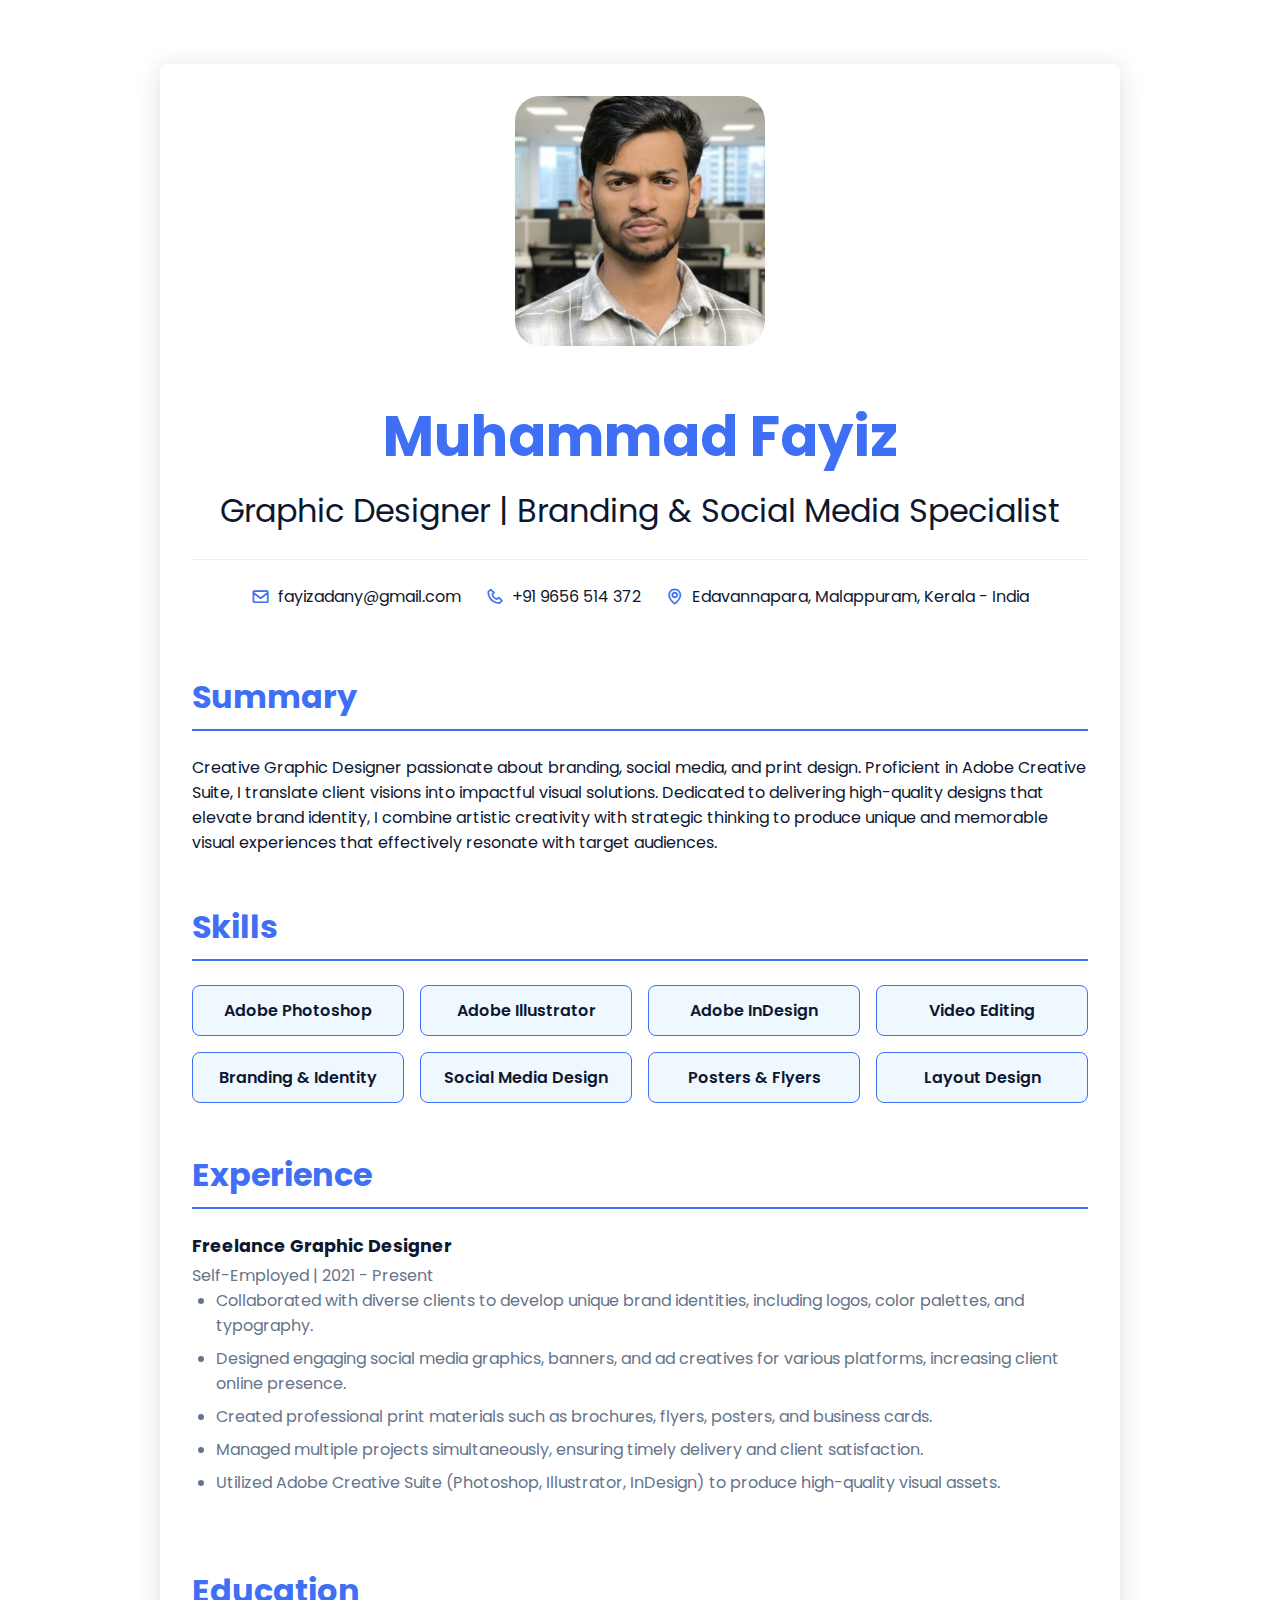
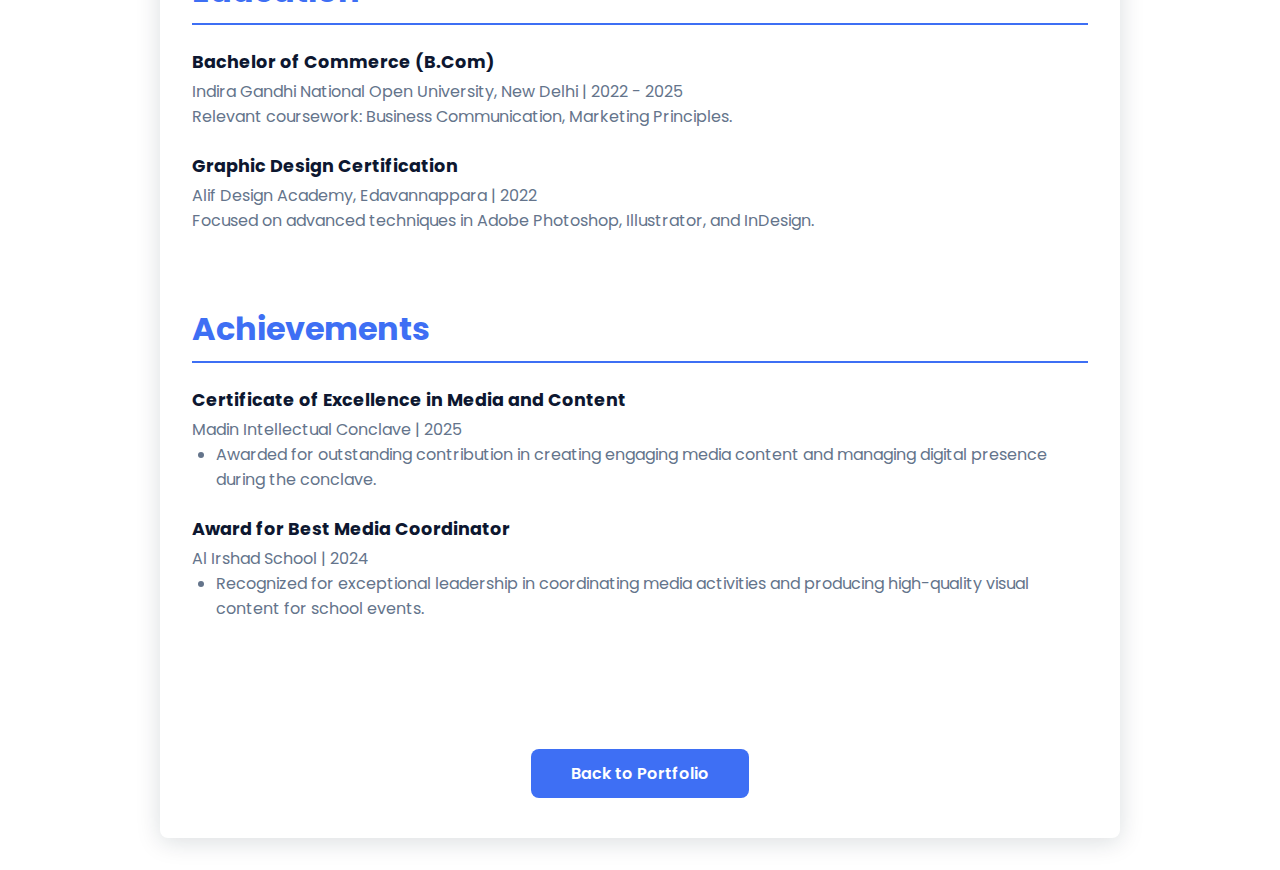
<file: profile.html>
<!DOCTYPE html>
<html lang="en">
<head>
    <meta charset="UTF-8">
    <meta name="viewport" content="width=device-width, initial-scale=1.0">
    <title>Muhammad Fayiz - Profile/CV</title>
    <link rel="stylesheet" href="assets/css/styles.css">
    <!-- BOX ICONS -->
    <link href="https://cdn.jsdelivr.net/npm/boxicons@2.0.5/css/boxicons.min.css" rel="stylesheet">
    <!-- FONT AWESOME -->
    <link rel="stylesheet" href="https://cdnjs.cloudflare.com/ajax/libs/font-awesome/6.5.0/css/all.min.css">
    <style>
        /* Custom styles for profile page */
        .profile__container {
            max-width: 960px;
            margin: 4rem auto 2rem;
            padding: 2rem;
            background-color: #fff;
            box-shadow: 0 4px 25px rgba(14, 36, 49, 0.15);
            border-radius: .5rem;
        }
        .profile__header {
            text-align: center;
            margin-bottom: 2rem;
        }
        .profile__header h1 {
            font-size: var(--big-font-size);
            color: var(--first-color);
            margin-bottom: .5rem;
        }
        .profile__header p {
            font-size: var(--h2-font-size);
            color: var(--second-color);
        }
        .profile__contact-info {
            display: flex;
            justify-content: center;
            flex-wrap: wrap;
            gap: 1.5rem;
            margin-top: 1.5rem;
            margin-bottom: 2rem;
            border-top: 1px solid #eee;
            padding-top: 1.5rem;
        }
        .profile__contact-item {
            display: flex;
            align-items: center;
            color: var(--second-color);
            text-decoration: none; /* Ensure links don't have underlines */
        }
        .profile__contact-item i {
            font-size: 1.2rem;
            margin-right: .5rem;
            color: var(--first-color);
        }
        .profile__section {
            margin-bottom: 3rem;
        }
        .profile__picture {
            width: 250px; /* Adjust size as needed */
            height: 250px;
            border-radius: 10%; /* Make it circular */
            object-fit: cover; /* Ensure image covers the area */
            display: block; /* Make it a block element to apply auto margins */
            margin: 0 auto 3rem auto; /* Center horizontally and add space below */
        }
        .profile__section-title {
            font-size: var(--h2-font-size);
            color: var(--first-color);
            margin-bottom: 1.5rem;
            border-bottom: 2px solid var(--first-color);
            padding-bottom: .5rem;
        }
        .profile__item {
            margin-bottom: 1.5rem;
        }
        .profile__item h3 {
            font-size: 1.1rem;
            color: var(--second-color);
            margin-bottom: .25rem;
        }
        .profile__item p {
            font-size: var(--normal-font-size);
            color: #64748b;
        }
        .profile__item ul {
            list-style: disc;
            margin-left: 1.5rem;
            color: #64748b;
        }
        .profile__item ul li {
            margin-bottom: .5rem;
        }
        .profile__skills-grid {
            display: grid;
            grid-template-columns: repeat(4, 1fr);
            gap: 1rem;
        }
        .profile__skill-item {
            background-color: #f0f8ff; /* Light blue background */
            padding: .75rem 1rem;
            border-radius: .5rem;
            text-align: center;
            font-weight: var(--font-semi);
            color: var(--second-color);
            border: 1px solid var(--first-color);
        }
        .profile__download-cv {
            text-align: center;
            margin-top: 3rem;
        }
        .profile__download-cv .button {
            margin: 0.5rem; /* Space between buttons */
        }
        @media screen and (max-width: 768px) {
            .profile__container {
                margin: 2rem auto;
                padding: 1rem;
            }
            .profile__header h1 {
                font-size: 2rem;
            }
            .profile__header p {
                font-size: 1rem;
            }
            .profile__contact-info {
                flex-direction: column;
                align-items: flex-start;
                padding-left: 1rem;
            }
            .profile__section-title {
                font-size: 1.5rem;
            }
            .profile__skills-grid {
                grid-template-columns: repeat(auto-fit, minmax(120px, 1fr));
            }
        }
    </style>
</head>
<body>
    <main class="l-main">
        <div class="profile__container bd-grid">
            <img src="assets/img/about1.jpg" alt="Muhammad Fayiz Profile Picture" class="profile__picture">
            <div class="profile__header">
                <h1>Muhammad Fayiz</h1>
                <p>Graphic Designer | Branding & Social Media Specialist</p>
                <div class="profile__contact-info">
                    <span class="profile__contact-item"><i class="bx bx-envelope"></i> fayizadany@gmail.com</span>
                    <span class="profile__contact-item"><i class="bx bx-phone"></i> +91 9656 514 372</span>
                    <span class="profile__contact-item"><i class="bx bx-map"></i> Edavannapara, Malappuram, Kerala - India</span>
                </div>
            </div>

            <div class="profile__section">
                <h2 class="profile__section-title">Summary</h2>
                <p>Creative Graphic Designer passionate about branding, social media, and print design. Proficient in Adobe Creative Suite, I translate client visions into impactful visual solutions. Dedicated to delivering high-quality designs that elevate brand identity, I combine artistic creativity with strategic thinking to produce unique and memorable visual experiences that effectively resonate with target audiences.</p>
            </div>

            <div class="profile__section">
                <h2 class="profile__section-title">Skills</h2>
                <div class="profile__skills-grid">
                    <span class="profile__skill-item">Adobe Photoshop</span>
                    <span class="profile__skill-item">Adobe Illustrator</span>
                    <span class="profile__skill-item">Adobe InDesign</span>
                    <span class="profile__skill-item">Video Editing</span>
                    <span class="profile__skill-item">Branding & Identity</span>
                    <span class="profile__skill-item">Social Media Design</span>
                    <span class="profile__skill-item">Posters & Flyers </span>
                   
                    <span class="profile__skill-item">Layout Design</span>
                </div>
            </div>

            <div class="profile__section">
                <h2 class="profile__section-title">Experience</h2>
                <div class="profile__item">
                    <h3>Freelance Graphic Designer</h3>
                    <p>Self-Employed | 2021 - Present</p>
                    <ul>
                        <li>Collaborated with diverse clients to develop unique brand identities, including logos, color palettes, and typography.</li>
                        <li>Designed engaging social media graphics, banners, and ad creatives for various platforms, increasing client online presence.</li>
                        <li>Created professional print materials such as brochures, flyers, posters, and business cards.</li>
                        <li>Managed multiple projects simultaneously, ensuring timely delivery and client satisfaction.</li>
                        <li>Utilized Adobe Creative Suite (Photoshop, Illustrator, InDesign) to produce high-quality visual assets.</li>
                    </ul>
                </div>
                <!-- Add more experience items as needed -->
            </div>

            <div class="profile__section">
                <h2 class="profile__section-title">Education</h2>
                <div class="profile__item">
                    <h3>Bachelor of Commerce (B.Com)</h3>
                    <p>Indira Gandhi National Open University, New Delhi | 2022 - 2025</p>
                    <p>Relevant coursework: Business Communication, Marketing Principles.</p>
                </div>
                <div class="profile__item">
                    <h3>Graphic Design Certification</h3>
                    <p>Alif Design Academy, Edavannappara | 2022</p>
                    <p>Focused on advanced techniques in Adobe Photoshop, Illustrator, and InDesign.</p>
                </div>
            </div>

            <div class="profile__section">
                <h2 class="profile__section-title">Achievements</h2>
                 <div class="profile__item">
                    <h3>Certificate of Excellence in Media and Content</h3>
                    <p>Madin Intellectual Conclave | 2025</p>
                     <ul>
                        <li>Awarded for outstanding contribution in creating engaging media content and managing digital presence during the conclave.</li>
                    </ul>
                </div>
                <div class="profile__item">
                    <h3>Award for Best Media Coordinator</h3>
                    <p>Al Irshad School | 2024</p>
                    <ul>
                        <li>Recognized for exceptional leadership in coordinating media activities and producing high-quality visual content for school events.</li>
                    </ul>
                </div>
               
                <!-- Add more achievement items as needed -->
            </div>

            <div class="profile__download-cv">
                <a href="index.html" class="button about__button">Back to Portfolio</a>
            </div>
        </div>
    </main>
</body>
</html>
</file>
<file: assets/css/styles.css>
/*===== GOOGLE FONTS =====*/
@import url("https://fonts.googleapis.com/css2?family=Poppins:wght@400;600;700&display=swap");
/*===== VARIABLES CSS =====*/
:root {
  --header-height: 3rem;
  --font-semi: 600;
  /*===== Colores =====*/
  /*Purple 260 - Red 355 - Blue 224 - Pink 340*/
  /* HSL color mode */
  --hue-color: 224;
  --first-color: hsl(var(--hue-color), 89%, 60%);
  --second-color: hsl(var(--hue-color), 56%, 12%);
  /*===== Fuente y tipografia =====*/
  --body-font: 'Poppins', sans-serif;
  --big-font-size: 2rem;
  --h2-font-size: 1.25rem;
  --normal-font-size: .938rem;
  --smaller-font-size: .75rem;
  /*===== Margenes =====*/
  --mb-2: 1rem;
  --mb-4: 2rem;
  --mb-5: 2.5rem;
  --mb-6: 3rem;
  /*===== z index =====*/
  --z-back: -10;
  --z-fixed: 100;
  /*===== Aliases for compatibility =====*/
  --white: #fff;
  --primary-color: var(--first-color);
  --secondary-color: var(--second-color);
}

@media screen and (min-width: 968px) {
  :root {
    --big-font-size: 3.5rem;
    --h2-font-size: 2rem;
    --normal-font-size: 1rem;
    --smaller-font-size: .875rem;
  }
}

/*===== BASE =====*/
*, ::before, ::after {
  box-sizing: border-box;
}

html {
  scroll-behavior: smooth;
}

body {
  margin: var(--header-height) 0 0 0;
  font-family: var(--body-font);
  font-size: var(--normal-font-size);
  color: var(--second-color);
}

h1, h2, p {
  margin: 0;
}

ul {
  margin: 0;
  padding: 0;
  list-style: none;
}

a {
  text-decoration: none;
}

img {
  max-width: 100%;
  height: auto;
  display: block;
}

/*===== CLASS CSS ===== */
.section-title {
  position: relative;
  font-size: var(--h2-font-size);
  color: var(--first-color);
  margin-top: var(--mb-2);
  margin-bottom: var(--mb-4);
  text-align: center;
}

.section-title::after {
  position: absolute;
  content: '';
  width: 64px;
  height: 0.18rem;
  left: 0;
  right: 0;
  margin: auto;
  top: 2rem;
  background-color: var(--first-color);
}

.section {
  padding-top: 3rem;
  padding-bottom: 2rem;
}

/*===== LAYOUT =====*/
.bd-grid {
  max-width: 1024px;
  display: grid;
  margin-left: var(--mb-2);
  margin-right: var(--mb-2);
}

.l-header {
  width: 100%;
  position: fixed;
  top: 0;
  left: 0;
  z-index: var(--z-fixed);
  background-color: #fff;
  box-shadow: 0 1px 4px rgba(146, 161, 176, 0.15);
}

/*===== NAV =====*/
.nav {
  height: var(--header-height);
  display: flex;
  justify-content: space-between;
  align-items: center;
  font-weight: var(--font-semi);
}

@media screen and (max-width: 767px) {
  .nav__menu {
    position: fixed;
    top: var(--header-height);
    right: -100%;
    width: 80%;
    height: 100%;
    padding: 2rem;
    background-color: var(--second-color);
    transition: .5s;
  }
}

.nav__item {
  margin-bottom: var(--mb-4);
}

.nav__link {
  position: relative;
  color: #fff;
}

.nav__link:hover {
  position: relative;
}

.nav__link:hover::after {
  position: absolute;
  content: '';
  width: 100%;
  height: 0.18rem;
  left: 0;
  top: 2rem;
  background-color: var(--first-color);
}

.nav__logo {
  color: var(--second-color);
}

.nav__toggle {
  color: var(--second-color);
  font-size: 1.5rem;
  cursor: pointer;
}

/*Active menu*/
.active::after {
  position: absolute;
  content: '';
  width: 100%;
  height: 0.18rem;
  left: 0;
  top: 2rem;
  background-color: var(--first-color);
}

/*=== Show menu ===*/
.show {
  right: 0;
}

/*===== HOME =====*/
.home {
  position: relative;
  row-gap: 5rem;
  padding: 4rem 0 5rem;
}

.home__data {
  align-self: center;
}

.home__title {
  font-size: var(--big-font-size);
  margin-bottom: var(--mb-5);
}

.home__title-color {
  color: var(--first-color);
}

.home__social {
  display: flex;
  flex-direction: column;
}

.home__social-icon {
  width: max-content;
  margin-bottom: var(--mb-2);
  font-size: 1.5rem;
  color: var(--second-color);
}

.home__social-icon:hover {
  color: var(--first-color);
}

.home__img {
  position: absolute;
  right: 0;
  bottom: 0;
  width: 260px;
}

.home__blob {
  fill: var(--first-color);
}

.home__blob-img {
  width: 360px;
}

/*BUTTONS*/
.button {
  display: inline-block;
  background-color: var(--first-color);
  color: #fff;
  padding: .75rem 2.5rem;
  font-weight: var(--font-semi);
  border-radius: .5rem;
  transition: .3s;
}

.button:hover {
  box-shadow: 0px 10px 36px rgba(0, 0, 0, 0.15);
}

/* ===== ABOUT =====*/
.about__container {
  row-gap: 2rem;
  text-align: center;
}

.about__subtitle {
  margin-bottom: var(--mb-2);
}

.about__img {
  justify-self: center;
}

.about__img img {
  width: 200px;
  border-radius: .5rem;
}
/* Skills */
.skill-box {
  display: grid;
  grid-template-columns: repeat(auto-fit, minmax(200px, 1fr));
  gap: 2rem;
}

.skill-card {
  background: var(--white);
  padding: 2rem;
  border-radius: 12px;
  text-align: center;
  box-shadow: 0 4px 6px rgba(0,0,0,0.05);
  transition: 0.3s;
}

.skill-card:hover {
  transform: translateY(-5px);
  box-shadow: 0 10px 20px rgba(0,0,0,0.1);
}

.skill-card i {
  font-size: 2.5rem;
  color: var(--primary-color);
  margin-bottom: 1rem;
}

.skill-card h3 {
  font-size: 1.2rem;
  color: var(--secondary-color);
}
/* ===== SKILLS =====*/
.skills__container {
  row-gap: 2rem;
  text-align: center;
}

.skills__subtitle {
  margin-bottom: var(--mb-2);
}

.skills__text {
  margin-bottom: var(--mb-4);
}

.skills__data {
  display: flex;
  justify-content: space-between;
  align-items: center;
  position: relative;
  font-weight: var(--font-semi);
  padding: .5rem 1rem;
  margin-bottom: var(--mb-4);
  border-radius: .5rem;
  box-shadow: 0px 4px 25px rgba(14, 36, 49, 0.15);
}

.skills__icon {
  font-size: 2rem;
  margin-right: var(--mb-2);
  color: var(--first-color);
}

.skills__names {
  display: flex;
  align-items: center;
}

.skills__bar {
  position: absolute;
  left: 0;
  bottom: 0;
  background-color: var(--first-color);
  height: .25rem;
  border-radius: .5rem;
  z-index: var(--z-back);
}

.skills__img {
  border-radius: .5rem;
}

/* ===== WORK =====*/
.work__container {
  row-gap: 2rem;
}

.work__img {
  box-shadow: 0px 4px 25px rgba(14, 36, 49, 0.15);
  border-radius: .5rem;
  overflow: hidden;
}

.work__img img {
  transition: 1s;
}

.work__img img:hover {
  transform: scale(1.1);
}

/* ===== CONTACT =====*/
.contact__container {
  row-gap: 3rem;
}

.contact__input {
  width: 100%;
  font-size: var(--normal-font-size);
  font-weight: var(--font-semi);
  padding: 1rem;
  border-radius: .5rem;
  border: 1.5px solid #e2e8f0;
  outline: none;
  margin-bottom: var(--mb-4);
  transition: .3s;
}

.contact__input:focus {
  border-color: var(--first-color);
  box-shadow: 0 4px 10px rgba(0,0,0,0.1);
}

.contact__button {
  display: block;
  border: none;
  outline: none;
  font-size: var(--normal-font-size);
  cursor: pointer;
  margin-left: auto;
  box-shadow: 0 4px 10px rgba(0,0,0,0.15);
}

.contact__info {
  margin-bottom: var(--mb-4);
}

.contact__subtitle {
  font-size: var(--h2-font-size);
  color: var(--second-color);
  margin-bottom: var(--mb-2);
}

.contact__text {
  display: block;
  margin-bottom: var(--mb-4);
}

.contact__data {
  display: grid;
  row-gap: 2rem;
}

.contact__information {
  display: flex;
  align-items: center;
}

.contact__icon {
  font-size: 2rem;
  color: var(--first-color);
  margin-right: var(--mb-2);
}

.contact__title {
  font-size: 1.1rem;
  font-weight: var(--font-semi);
  color: var(--second-color);
}

.contact__description {
  font-size: var(--smaller-font-size);
  color: #64748b;
}

/* ===== FOOTER =====*/
.footer {
  background-color: var(--second-color);
  color: #fff;
  text-align: center;
  font-weight: var(--font-semi);
  padding: 2rem 0;
}

.footer__title {
  font-size: 2rem;
  margin-bottom: var(--mb-4);
}

.footer__social {
  margin-bottom: var(--mb-4);
}

.footer__icon {
  font-size: 1.5rem;
  color: #fff;
  margin: 0 var(--mb-2);
}

.footer__copy {
  font-size: var(--smaller-font-size);
}

/* ===== MEDIA QUERIES=====*/
@media screen and (max-width: 320px) {
  .home {
    row-gap: 2rem;
  }
  .home__img {
    width: 200px;
  }
}

@media screen and (min-width: 576px) {
  .home {
    padding: 4rem 0 2rem;
  }
  .home__social {
    padding-top: 0;
    padding-bottom: 2.5rem;
    flex-direction: row;
    align-self: flex-end;
  }
  .home__social-icon {
    margin-bottom: 0;
    margin-right: var(--mb-4);
  }
  .home__img {
    width: 300px;
    bottom: 25%;
  }
  .about__container {
    grid-template-columns: repeat(2, 1fr);
    align-items: center;
    text-align: initial;
  }
  .skills__container {
    grid-template-columns: .7fr;
    justify-content: center;
    column-gap: 1rem;
  }
  .work__container {
    grid-template-columns: repeat(2, 1fr);
    column-gap: 2rem;
    padding-top: 2rem;
  }
  .contact__form {
    width: 360px;
    padding-top: 2rem;
  }
  .contact__container {
    justify-items: center;
  }
}

@media screen and (min-width: 768px) {
  body {
    margin: 0;
  }
  .section {
    padding-top: 4rem;
    padding-bottom: 3rem;
  }
  .section-title {
    margin-bottom: var(--mb-6);
  }
  .section-title::after {
    width: 80px;
    top: 3rem;
  }
  .nav {
    height: calc(var(--header-height) + 1.5rem);
  }
  .nav__list {
    display: flex;
    padding-top: 0;
  }
  .nav__item {
    margin-left: var(--mb-6);
    margin-bottom: 0;
  }
  .nav__toggle {
    display: none;
  }
  .nav__link {
    color: var(--second-color);
  }
  .home {
    padding: 8rem 0 2rem;
  }
  .home__img {
    width: 400px;
    bottom: 10%;
  }
  .about__container {
    padding-top: 2rem;
  }
  .about__img img {
    width: 300px;
  }
  .skills__container {
    grid-template-columns: repeat(2, 1fr);
    column-gap: 2rem;
    align-items: center;
    text-align: initial;
  }
  .work__container {
    grid-template-columns: repeat(3, 1fr);
    column-gap: 2rem;
  }
  .contact__container {
    grid-template-columns: repeat(2, 1fr);
    justify-items: initial;
  }
  .contact__form {
    width: 100%;
    padding-top: 0;
  }
}

@media screen and (min-width: 992px) {
  .bd-grid {
    margin-left: auto;
    margin-right: auto;
  }
  .home {
    padding: 10rem 0 2rem;
  }
  .home__img {
    width: 450px;
  }
}

/*===== CUSTOM: Form Notification Styles =====*/
.form-notification {
  color: #dc3545; /* A common red for error messages */
  margin-top: 1rem;
  margin-bottom: 1rem;
  text-align: center;
  font-size: 0.95rem;
  font-weight: 600;
}
}
</file>
